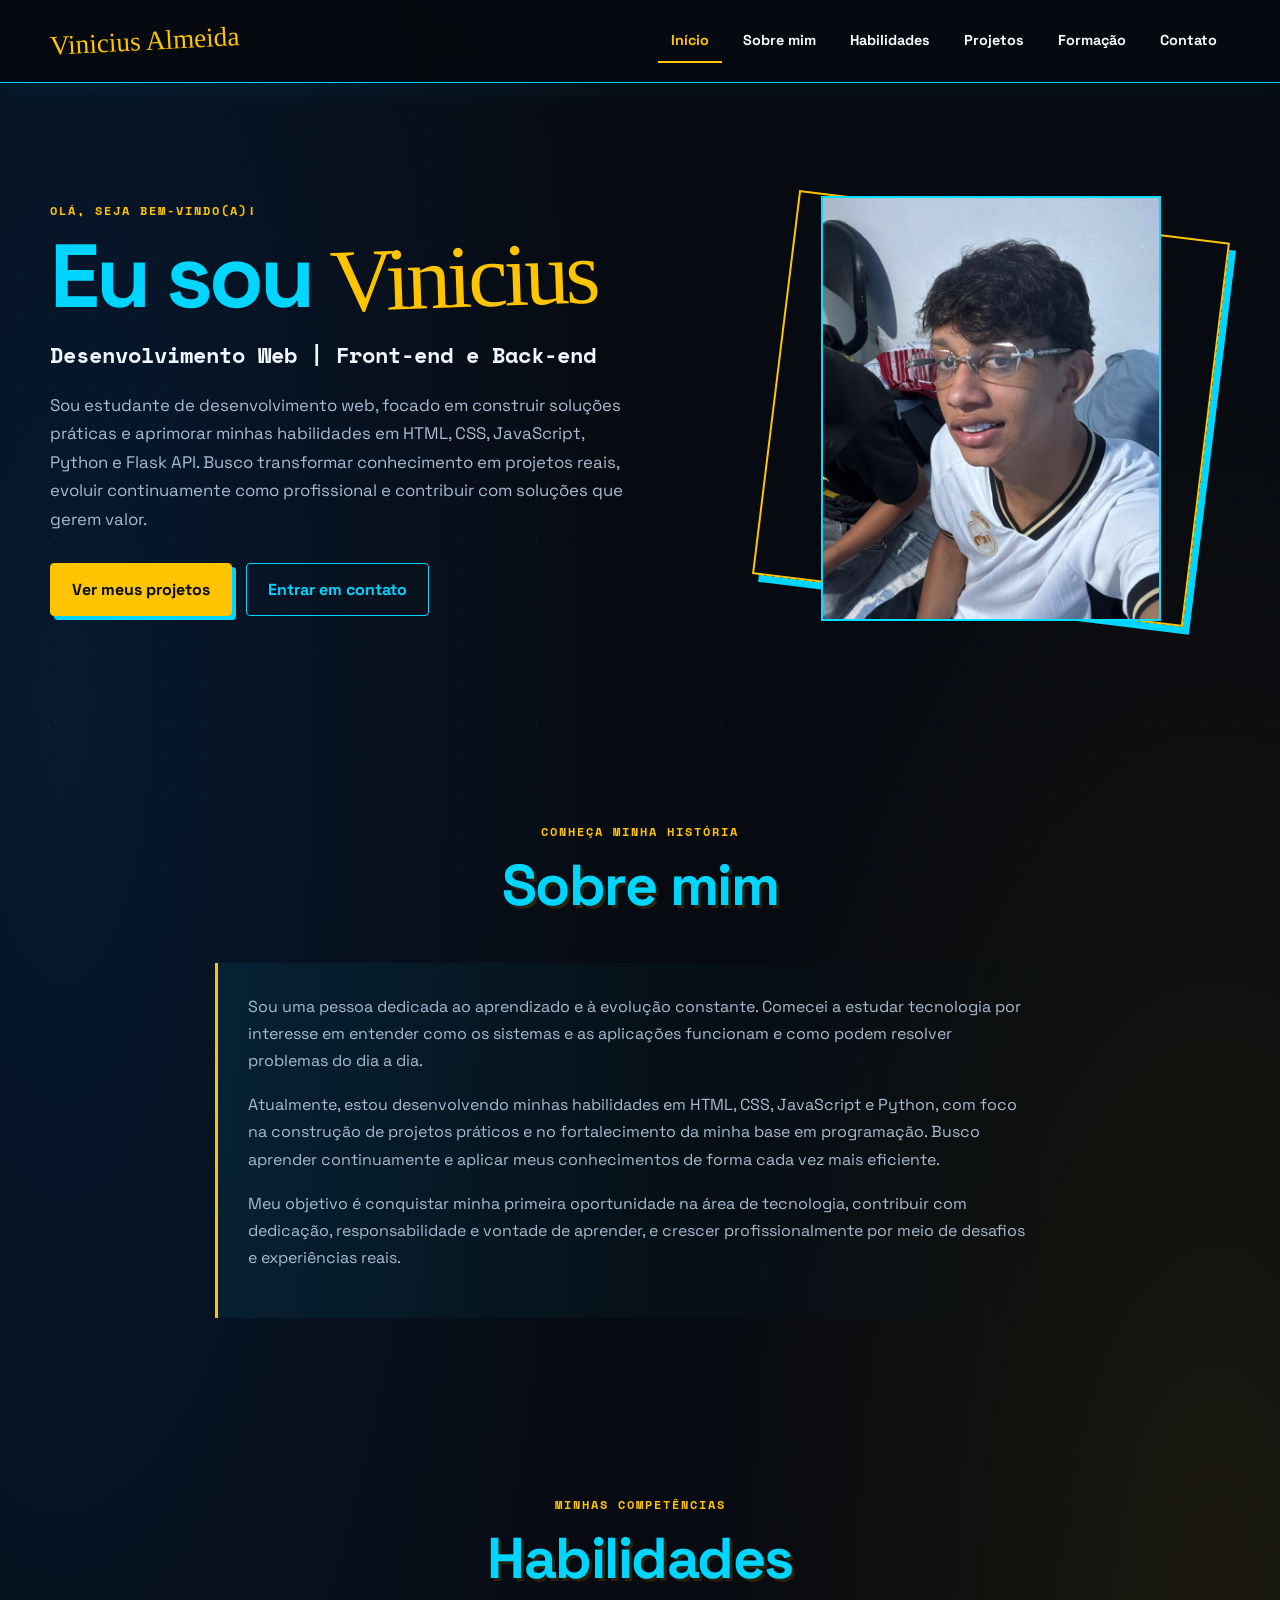
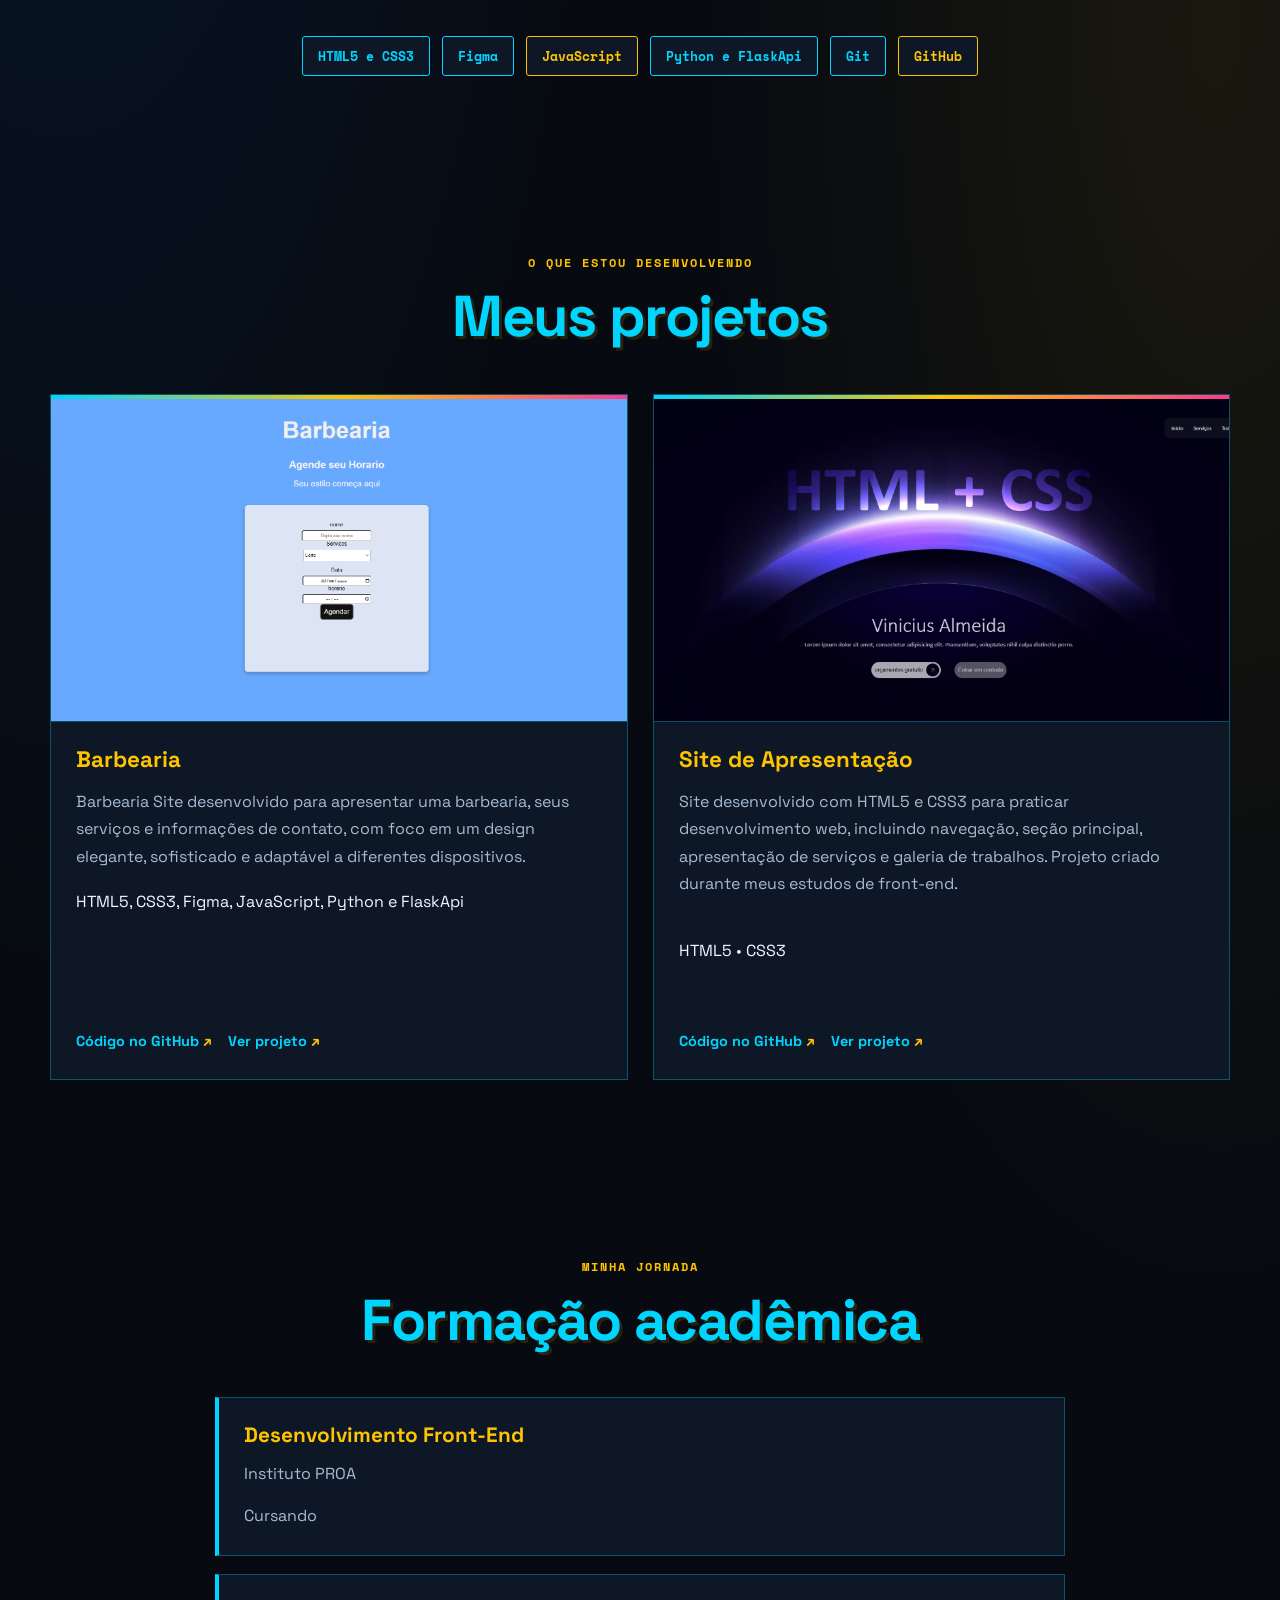
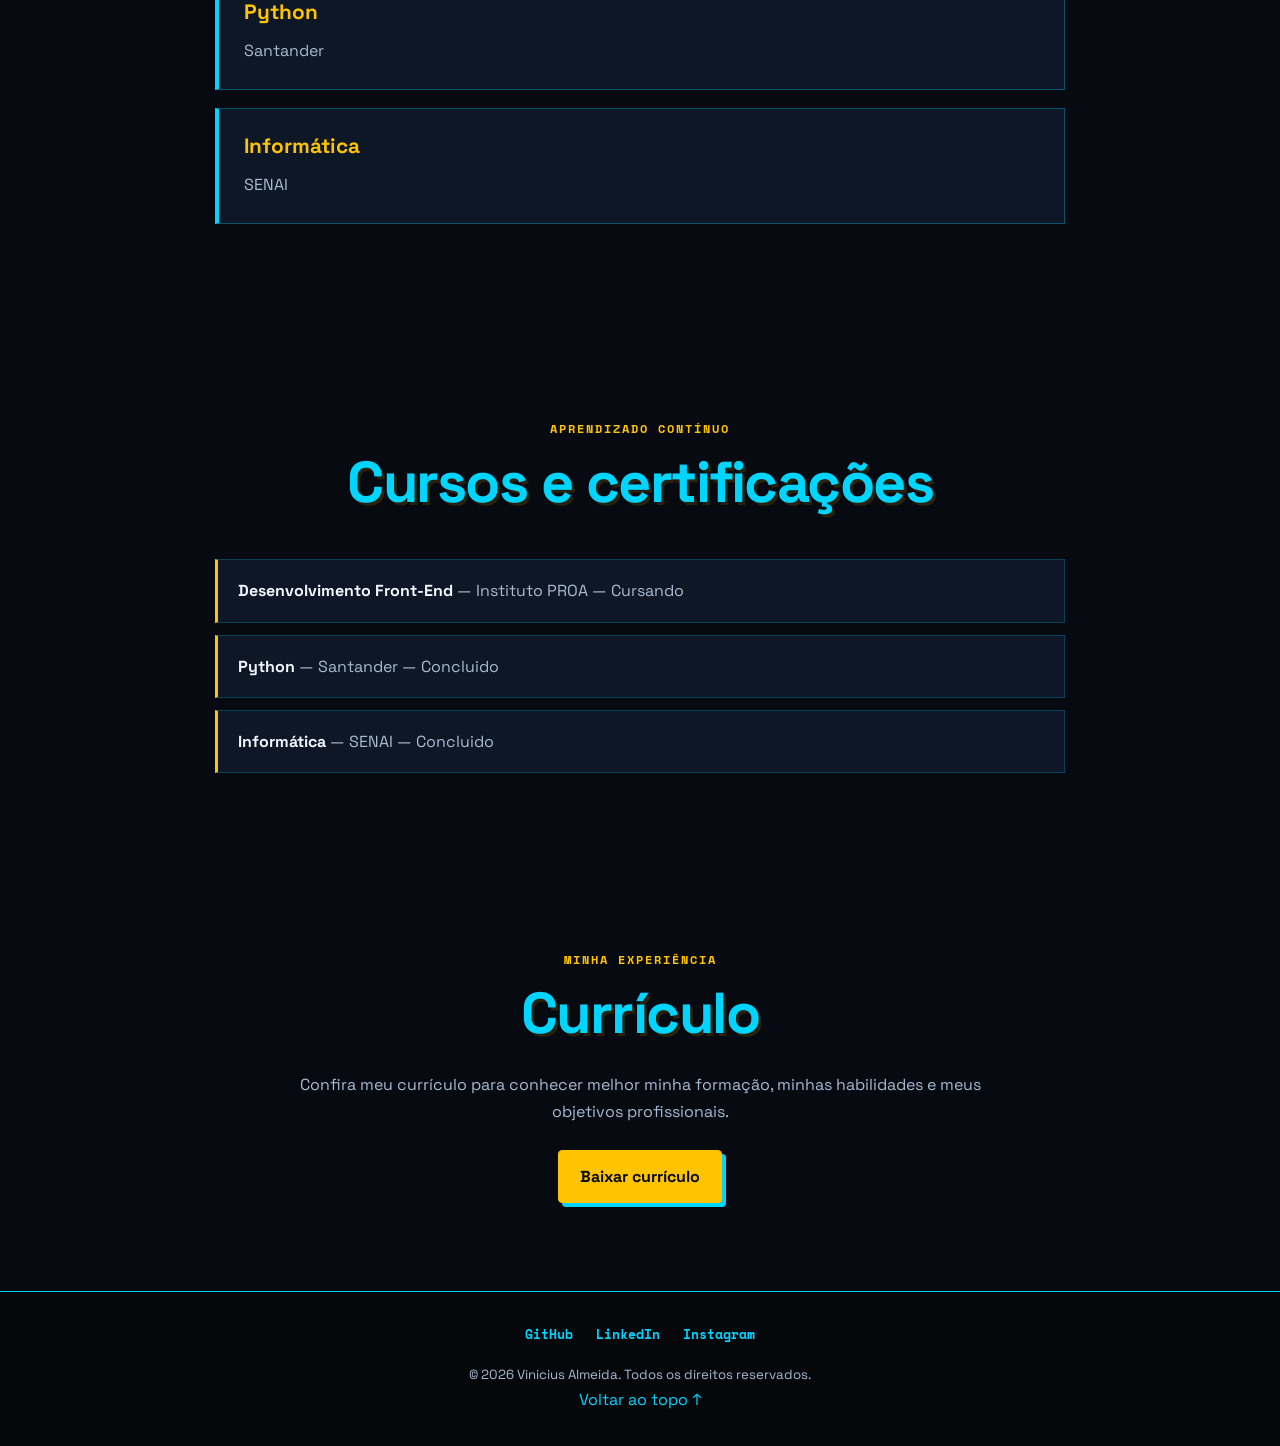
<file: index.html>
<!DOCTYPE html>
<html lang="pt-BR">

<head>
    <meta charset="UTF-8">
    <meta name="viewport" content="width=device-width, initial-scale=1.0">

    <meta name="description" content="Portfólio pessoal de [SEU NOME], estudante e desenvolvedor de tecnologia.">

    <title>Vinicius Almeida | Portfólio</title>

    <link rel="stylesheet" href="./styles/style.css">
    <link rel="icon" type="image/png" href="./styles/auto-confianca.png">
</head>

<body id="top">

    <!-- Cabeçalho e navegação -->
    <header class="cabecalho">

        <nav class="navegacao" aria-label="Navegação principal">

            <a href="index.html" class="logo">
                Vinicius Almeida
            </a>

            <ul class="menu-navegacao">
                <li><a href="index.html" aria-current="page">Início</a></li>
                <li><a href="#sobre-mim">Sobre mim</a></li>
                <li><a href="#habilidades">Habilidades</a></li>
                <li><a href="#projetos">Projetos</a></li>
                <li><a href="#formacao">Formação</a></li>
                <li><a href="contato.html">Contato</a></li>
            </ul>

        </nav>

    </header>

    <!-- Conteúdo principal -->
    <main>

        <!-- Apresentação -->
        <section class="apresentacao" id="inicio">

            <div class="apresentacao-texto">

                <p class="subtitulo">OLÁ, SEJA BEM-VINDO(A)!</p>

                <h1>
                    Eu sou <span>Vinicius</span>
                </h1>

                <h2>
                    Desenvolvimento Web | Front-end e Back-end
                </h2>

                <p class="descricao">

                <p class="descricao">
                    Sou estudante de desenvolvimento web, focado em construir
                    soluções práticas e aprimorar minhas habilidades em
                    HTML, CSS, JavaScript, Python e Flask API. Busco transformar
                    conhecimento em projetos reais, evoluir continuamente
                    como profissional e contribuir com soluções que gerem valor.
                </p>

                </p>

                <div class="botoes-apresentacao">

                    <a href="https://github.com/V1NN1B10" class="botao botao-principal">
                        Ver meus projetos
                    </a>

                    <a href="contato.html" class="botao botao-secundario">
                        Entrar em contato
                    </a>

                </div>

            </div>

            <div class="apresentacao-imagem">

                <img src="./styles/WhatsApp Image 2026-10-22 at 12.59.56.jpeg" alt="Foto de perfil do Vinicius"
                    class="foto-perfil">

            </div>

        </section>

        <!-- Sobre mim -->
        <section class="secao" id="sobre-mim">

            <div class="titulo-secao">
                <p class="subtitulo">CONHEÇA MINHA HISTÓRIA</p>
                <h2>Sobre mim</h2>
            </div>


            <div class="sobre-conteudo">

                <p>
                    Sou uma pessoa dedicada ao aprendizado e à evolução
                    constante. Comecei a estudar tecnologia por interesse
                    em entender como os sistemas e as aplicações funcionam
                    e como podem resolver problemas do dia a dia.
                </p>

                <p>
                    Atualmente, estou desenvolvendo minhas habilidades em
                    HTML, CSS, JavaScript e Python, com foco na construção
                    de projetos práticos e no fortalecimento da minha base
                    em programação. Busco aprender continuamente e aplicar
                    meus conhecimentos de forma cada vez mais eficiente.
                </p>

                <p>
                    Meu objetivo é conquistar minha primeira oportunidade
                    na área de tecnologia, contribuir com dedicação,
                    responsabilidade e vontade de aprender, e crescer
                    profissionalmente por meio de desafios e experiências
                    reais.
                </p>

            </div>


        </section>

        <!-- Habilidades -->
        <section class="secao" id="habilidades">

            <div class="titulo-secao">
                <p class="subtitulo">MINHAS COMPETÊNCIAS</p>
                <h2>Habilidades</h2>
            </div>

            <div class="container-skills">

                <span class="skill-tag">HTML5 e CSS3</span>
                <span class="skill-tag">Figma</span>
                <span class="skill-tag">JavaScript</span>
                <span class="skill-tag">Python e FlaskApi</span>
                <span class="skill-tag">Git</span>
                <span class="skill-tag">GitHub</span>

            </div>

        </section>


        <!-- Projetos -->
        <section class="secao" id="projetos">

            <div class="titulo-secao">
                <p class="subtitulo">O QUE ESTOU DESENVOLVENDO</p>
                <h2>Meus projetos</h2>
            </div>

            <div class="container-projetos">

                <!-- Projeto 1 -->
                <article class="card-projeto">

                    <img src="./styles/Captura de tela 2026-10-22 140112.png" alt="Imagem do projeto 1"
                        class="imagem-projeto">

                    <div class="conteudo-projeto">

                        <h3>Barbearia</h3>

                        <p>
                            Barbearia

                            Site desenvolvido para apresentar uma barbearia, seus serviços e informações de contato, com
                            foco em um design elegante, sofisticado e adaptável a diferentes dispositivos.
                        </p>

                        <p class="tecnologias-projeto">
                            HTML5, CSS3, Figma, JavaScript, Python e FlaskApi
                        </p>

                        <div class="links-projeto">

                            <a href="https://github.com/V1NN1B10/projeto_barbearia" target="_blank"
                                rel="noopener noreferrer">
                                Código no GitHub
                            </a>

                            <a href="https://v1nn1b10.github.io/projeto_barbearia/" target="_blank"
                                rel="noopener noreferrer">
                                Ver projeto
                            </a>

                        </div>

                    </div>

                </article>

                <!-- Projeto 2 -->
                <article class="card-projeto">

                    <img src="./styles/Captura de tela 2026-10-22 133451.png" alt="Imagem do projeto 2"
                        class="imagem-projeto">

                    <div class="conteudo-projeto">

                        <h3>Site de Apresentação</h3>

                        <p>
                            Site desenvolvido com HTML5 e CSS3 para praticar desenvolvimento web, incluindo navegação,
                            seção principal, apresentação de serviços e galeria de trabalhos. Projeto criado durante
                            meus estudos de front-end.
                        </p>

                        <p class="tecnologias-projeto">
                        <p class="tecnologias-projeto">
                            HTML5 • CSS3
                        </p>
                        </p>

                        <div class="links-projeto">

                            <a href="https://github.com/V1NN1B10/projeto-web/tree/main" target="_blank"
                                rel="noopener noreferrer">
                                Código no GitHub
                            </a>

                            <a href="https://v1nn1b10.github.io/projeto-web/" target="_blank" rel="noopener noreferrer">
                                Ver projeto
                            </a>

                        </div>

                    </div>

                </article>

            </div>

        </section>

        <!-- Formação -->
        <section class="secao" id="formacao">

            <div class="titulo-secao">
                <p class="subtitulo">MINHA JORNADA</p>
                <h2>Formação acadêmica</h2>
            </div>

            <div class="card-informacao">
                <h3>Desenvolvimento Front-End</h3>
                <p>Instituto PROA</p>
                <p>Cursando</p>
            </div>

            <div class="card-informacao">
                <h3>Python</h3>
                <p>Santander</p>
            </div>

            <div class="card-informacao">
                <h3>Informática</h3>
                <p>SENAI</p>
            </div>

        </section>

        <!-- Cursos -->
        <section class="secao" id="cursos">

            <div class="titulo-secao">
                <p class="subtitulo">APRENDIZADO CONTÍNUO</p>
                <h2>Cursos e certificações</h2>
            </div>

            <ul class="lista-cursos">

                <li>
                    <strong>Desenvolvimento Front-End</strong>
                    — Instituto PROA — Cursando
                </li>

                <li>
                    <strong>Python</strong>
                    — Santander — Concluido
                </li>

                <li>
                    <strong>Informática</strong>
                    — SENAI — Concluido
                </li>

            </ul>

        </section>

        <!-- Currículo -->
        <section class="secao secao-curriculo" id="curriculo">

            <div class="titulo-secao">
                <p class="subtitulo">MINHA EXPERIÊNCIA</p>
                <h2>Currículo</h2>
            </div>

            <p>
                Confira meu currículo para conhecer melhor minha formação,
                minhas habilidades e meus objetivos profissionais.
            </p>

            <a href="https://drive.google.com/file/d/1IMDZjPmses2p5Xe11gBIuO6k8QJGyZNP/view?usp=sharing"
                class="botao botao-principal" download>
                Baixar currículo
            </a>

        </section>

    </main>

    <!-- Rodapé -->
    <footer class="rodape">

        <div class="redes-sociais">

            <a href="https://github.com/V1NN1B10" target="_blank" rel="noopener noreferrer">
                GitHub
            </a>


            <a href="https://www.linkedin.com/in/vinnib10/" target="_blank" rel="noopener noreferrer">
                LinkedIn
            </a>


            <a href="https://www.instagram.com/viniciusalmeida_/" target="_blank" rel="noopener noreferrer">
                Instagram
            </a>

        </div>

        <p>
            &copy; <span id="ano-atual"></span> Vinicius Almeida.
            Todos os direitos reservados.
        </p>

        <a href="#top" class="btn-topo">
            Voltar ao topo ↑
        </a>

    </footer>

    <script>
        document.getElementById("ano-atual").textContent =
            new Date().getFullYear();
    </script>

</body>

</html>
</file>
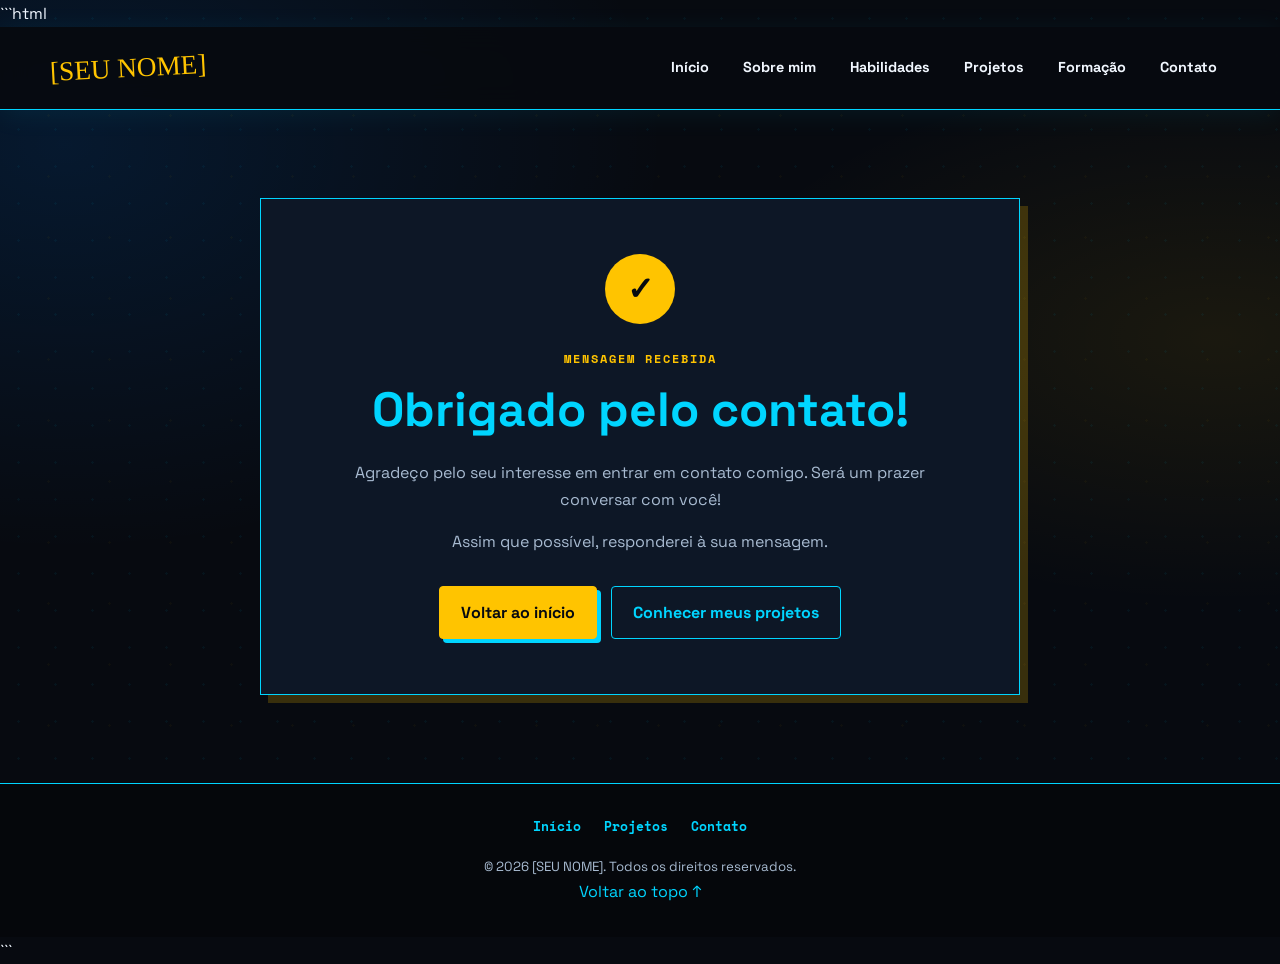
<file: agradecimento.html>
```html
<!DOCTYPE html>
<html lang="pt-BR">

<head>
    <meta charset="UTF-8">
    <meta name="viewport" content="width=device-width, initial-scale=1.0">

    <meta name="description" content="Página de agradecimento do portfólio de [SEU NOME].">

    <title>Obrigado pelo contato | [SEU NOME]</title>

    <link rel="stylesheet" href="./styles/style.css">
    <link rel="icon" type="image/png" href="./img/favicon.png">
</head>

<body id="top">

    <!-- Cabeçalho e navegação -->
    <header class="cabecalho">

        <nav class="navegacao" aria-label="Navegação principal">

            <a href="index.html" class="logo">
                [SEU NOME]
            </a>

            <ul class="menu-navegacao">

                <li>
                    <a href="index.html">Início</a>
                </li>

                <li>
                    <a href="index.html#sobre-mim">Sobre mim</a>
                </li>

                <li>
                    <a href="index.html#habilidades">Habilidades</a>
                </li>

                <li>
                    <a href="projeto.html">Projetos</a>
                </li>

                <li>
                    <a href="index.html#formacao">Formação</a>
                </li>

                <li>
                    <a href="contato.html">Contato</a>
                </li>

            </ul>

        </nav>

    </header>

    <!-- Conteúdo principal -->
    <main>

        <section class="secao secao-agradecimento">

            <div class="card-agradecimento">

                <div class="icone-agradecimento" aria-hidden="true">
                    ✓
                </div>

                <p class="subtitulo">MENSAGEM RECEBIDA</p>

                <h1>Obrigado pelo contato!</h1>

                <p>
                    Agradeço pelo seu interesse em entrar em contato comigo.
                    Será um prazer conversar com você!
                </p>

                <p>
                    Assim que possível, responderei à sua mensagem.
                </p>

                <div class="botoes-apresentacao">

                    <a href="index.html" class="botao botao-principal">
                        Voltar ao início
                    </a>

                    <a href="projeto.html" class="botao botao-secundario">
                        Conhecer meus projetos
                    </a>

                </div>

            </div>

        </section>

    </main>

    <!-- Rodapé -->
    <footer class="rodape">

        <div class="redes-sociais">

            <a href="index.html">Início</a>

            <a href="projeto.html">Projetos</a>

            <a href="contato.html">Contato</a>

        </div>

        <p>
            &copy; <span id="ano-atual"></span> [SEU NOME].
            Todos os direitos reservados.
        </p>

        <a href="#top" class="btn-topo">
            Voltar ao topo ↑
        </a>

    </footer>

    <script>
        document.getElementById("ano-atual").textContent =
            new Date().getFullYear();
    </script>

</body>

</html>
```
</file>
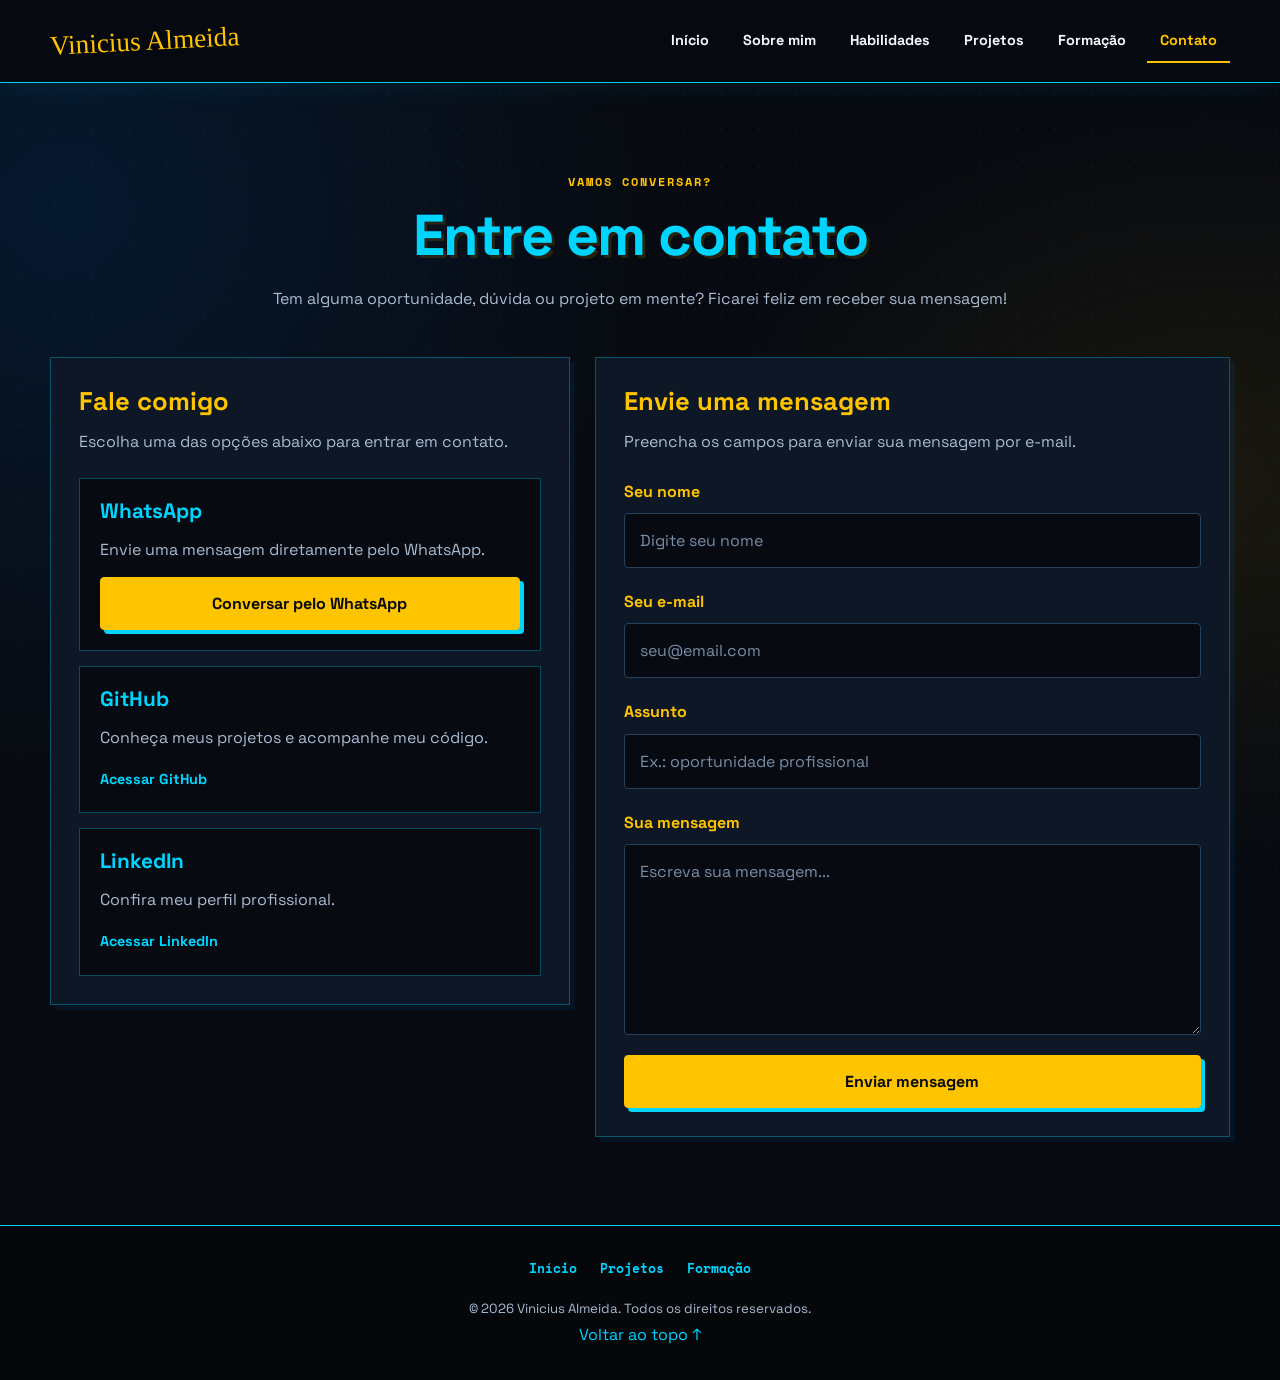
<file: contato.html>
<!DOCTYPE html>
<html lang="pt-BR">

<head>
    <meta charset="UTF-8">
    <meta name="viewport" content="width=device-width, initial-scale=1.0">

    <meta name="description" content="Entre em contato com Vinicius Almeida por e-mail, WhatsApp ou redes sociais.">

    <title>Contato | Vinicius Almeida</title>

    <link rel="stylesheet" href="./styles/style.css">
    <link rel="icon" type="image/png" href="./styles/auto-confianca.png">
</head>

<body id="top">

    <header class="cabecalho">
        <nav class="navegacao" aria-label="Navegação principal">

            <a href="index.html" class="logo">
                Vinicius Almeida
            </a>

            <ul class="menu-navegacao">
                <li><a href="index.html">Início</a></li>
                <li><a href="index.html#sobre-mim">Sobre mim</a></li>
                <li><a href="index.html#habilidades">Habilidades</a></li>
                <li><a href="index.html#projetos">Projetos</a></li>
                <li><a href="index.html#formacao">Formação</a></li>
                <li><a href="contato.html" aria-current="page">Contato</a></li>
            </ul>

        </nav>
    </header>

    <main>
        <section class="secao secao-contato">

            <div class="titulo-secao">
                <p class="subtitulo">VAMOS CONVERSAR?</p>

                <h1>Entre em contato</h1>

                <p>
                    Tem alguma oportunidade, dúvida ou projeto em mente?
                    Ficarei feliz em receber sua mensagem!
                </p>
            </div>

            <div class="container-contato">

                <div class="informacoes-contato">

                    <h2>Fale comigo</h2>

                    <p>
                        Escolha uma das opções abaixo para entrar em contato.
                    </p>

                    <div class="card-contato">
                        <h3>WhatsApp</h3>

                        <p>
                            Envie uma mensagem diretamente pelo WhatsApp.
                        </p>

                        <a href="https://wa.me/5511930644441"
                           class="botao botao-principal"
                           target="_blank"
                           rel="noopener noreferrer">
                            Conversar pelo WhatsApp
                        </a>
                    </div>

                    <div class="card-contato">
                        <h3>GitHub</h3>

                        <p>
                            Conheça meus projetos e acompanhe meu código.
                        </p>

                        <a href="https://github.com/V1NN1B10"
                           target="_blank"
                           rel="noopener noreferrer">
                            Acessar GitHub
                        </a>
                    </div>

                    <div class="card-contato">
                        <h3>LinkedIn</h3>

                        <p>
                            Confira meu perfil profissional.
                        </p>

                        <a href="https://www.linkedin.com/in/vinnib10/"
                           target="_blank"
                           rel="noopener noreferrer">
                            Acessar LinkedIn
                        </a>
                    </div>

                </div>

                <div class="formulario-container">

                    <h2>Envie uma mensagem</h2>

                    <p>
                        Preencha os campos para enviar sua mensagem por e-mail.
                    </p>

                    <form action="https://formsubmit.co/vreis1178@gmail.com"
                          method="POST"
                          id="formularioContato"
                          class="formulario-contato">

                        <input type="hidden" name="_subject"
                               value="Nova mensagem pelo portfólio">

                        <input type="hidden" name="_template"
                               value="table">

                        <div class="campo-formulario">
                            <label for="nome">Seu nome</label>

                            <input type="text"
                                   id="nome"
                                   name="nome"
                                   placeholder="Digite seu nome"
                                   autocomplete="name"
                                   required>
                        </div>

                        <div class="campo-formulario">
                            <label for="email">Seu e-mail</label>

                            <input type="email"
                                   id="email"
                                   name="email"
                                   placeholder="seu@email.com"
                                   autocomplete="email"
                                   required>
                        </div>

                        <div class="campo-formulario">
                            <label for="assunto">Assunto</label>

                            <input type="text"
                                   id="assunto"
                                   name="assunto"
                                   placeholder="Ex.: oportunidade profissional"
                                   required>
                        </div>

                        <div class="campo-formulario">
                            <label for="mensagem">Sua mensagem</label>

                            <textarea id="mensagem"
                                      name="mensagem"
                                      rows="6"
                                      placeholder="Escreva sua mensagem..."
                                      required></textarea>
                        </div>

                        <button type="submit"
                                class="botao botao-principal">
                            Enviar mensagem
                        </button>

                    </form>

                </div>

            </div>
        </section>
    </main>

    <footer class="rodape">

        <div class="redes-sociais">
            <a href="index.html">Início</a>
            <a href="index.html#projetos">Projetos</a>
            <a href="index.html#formacao">Formação</a>
        </div>

        <p>
            &copy; <span id="ano-atual"></span> Vinicius Almeida.
            Todos os direitos reservados.
        </p>

        <a href="#top" class="btn-topo">
            Voltar ao topo ↑
        </a>

    </footer>

    <script>
        document.getElementById("ano-atual").textContent =
            new Date().getFullYear();
    </script>

</body>
</html>
</file>
<file: styles/style.css>
@import url('https://fonts.googleapis.com/css2?family=Permanent+Marker&family=Space+Grotesk:wght@400;500;600;700&family=Space+Mono:wght@400;700&display=swap');

:root {
    --dark: #070A10;
    --dark-2: #0B1220;
    --panel: #0D1726;
    --panel-hover: #12243A;

    --blue: #00D5FF;
    --blue-dark: #007DFF;
    --mango: #FFC400;
    --mango-light: #FFE477;
    --pink: #FF398B;

    --white: #F1F7FF;
    --muted: #A8BBD1;
    --border: rgba(0, 213, 255, .32);

    --font-main: 'Space Grotesk', sans-serif;
    --font-code: 'Space Mono', monospace;
    --font-art: 'Permanent Marker', cursive;

    --max-width: 1180px;
    --radius: 12px;
    --transition: .25s ease;
}

/* BASE */

* {
    box-sizing: border-box;
    margin: 0;
    padding: 0;
}

html {
    scroll-behavior: smooth;
    scroll-padding-top: 110px;
}

body {
    min-height: 100vh;
    overflow-x: hidden;
    background:
        radial-gradient(ellipse at 5% 15%, rgba(0, 125, 255, .13), transparent 35%),
        radial-gradient(ellipse at 95% 35%, rgba(255, 196, 0, .08), transparent 30%),
        var(--dark);
    color: var(--white);
    font-family: var(--font-main);
    line-height: 1.7;
    position: relative;
}

/* Textura gráfica de fundo */
body::before {
    content: "";
    position: fixed;
    inset: 0;
    z-index: -1;
    pointer-events: none;
    background-image:
        radial-gradient(circle, rgba(0, 213, 255, .35) 1px, transparent 1.5px),
        radial-gradient(circle, rgba(255, 196, 0, .25) 1px, transparent 1.5px);
    background-size: 37px 37px, 61px 61px;
    background-position: 0 0, 18px 24px;
    opacity: .15;
}

::selection {
    background: var(--mango);
    color: var(--dark);
}

img {
    display: block;
    max-width: 100%;
}

a {
    color: var(--blue);
    text-decoration: none;
    transition: color var(--transition), background var(--transition),
                border-color var(--transition), transform var(--transition);
}

a:hover {
    color: var(--mango);
}

button,
input,
textarea {
    font: inherit;
}

button {
    cursor: pointer;
}

ul {
    list-style: none;
}

:focus-visible {
    outline: 3px solid var(--mango);
    outline-offset: 4px;
}

p {
    overflow-wrap: anywhere;
}

main {
    width: 100%;
}

/* CABEÇALHO */

.cabecalho {
    position: sticky;
    top: 0;
    z-index: 100;
    background: rgba(7, 10, 16, .93);
    border-bottom: 1px solid var(--blue);
    box-shadow: 0 4px 28px rgba(0, 213, 255, .08);
    backdrop-filter: blur(14px);
    -webkit-backdrop-filter: blur(14px);
}

.navegacao {
    width: min(calc(100% - 40px), var(--max-width));
    min-height: 82px;
    margin: auto;
    display: flex;
    justify-content: space-between;
    align-items: center;
    gap: 25px;
}

.logo {
    color: var(--mango);
    font-family: var(--font-art);
    font-size: 1.7rem;
    transform: rotate(-3deg);
    white-space: nowrap;
}

.logo:hover {
    color: var(--blue);
    text-shadow: 0 0 18px rgba(0, 213, 255, .5);
}

.menu-navegacao {
    display: flex;
    flex-wrap: wrap;
    align-items: center;
    justify-content: flex-end;
    gap: 8px;
}

.menu-navegacao a {
    display: block;
    padding: 9px 13px;
    color: var(--white);
    font-size: .9rem;
    font-weight: 700;
    border-bottom: 2px solid transparent;
}

.menu-navegacao a:hover,
.menu-navegacao a[aria-current="page"] {
    color: var(--mango);
    border-color: var(--mango);
}

/* TÍTULOS */

.secao {
    width: min(calc(100% - 40px), var(--max-width));
    margin-inline: auto;
    padding: 88px 0;
    position: relative;
}

.titulo-secao {
    max-width: 800px;
    margin: 0 auto 45px;
    text-align: center;
}

.subtitulo {
    margin-bottom: 12px;
    color: var(--mango);
    font-family: var(--font-code);
    font-size: .78rem;
    font-weight: 700;
    letter-spacing: 2px;
    text-transform: uppercase;
}

.titulo-secao h1,
.titulo-secao h2 {
    margin-bottom: 17px;
    color: var(--blue);
    font-size: clamp(2.1rem, 5vw, 3.6rem);
    line-height: 1.1;
    letter-spacing: -1.5px;
    text-shadow: 3px 3px 0 rgba(255, 196, 0, .13);
}

.titulo-secao > p:not(.subtitulo) {
    color: var(--muted);
}

h1,
h2,
h3 {
    line-height: 1.2;
}

h3 {
    margin-bottom: 12px;
    color: var(--mango);
    font-size: 1.3rem;
}

p + p {
    margin-top: 15px;
}

/* APRESENTAÇÃO PRINCIPAL */

.apresentacao {
    width: min(calc(100% - 40px), var(--max-width));
    min-height: 650px;
    margin: auto;
    padding: 75px 0;
    display: grid;
    grid-template-columns: 1.15fr .85fr;
    align-items: center;
    gap: 55px;
}

.apresentacao-texto {
    max-width: 700px;
}

.apresentacao-texto .subtitulo {
    color: var(--mango);
}

.apresentacao-texto h1 {
    margin-bottom: 22px;
    color: var(--blue);
    font-size: clamp(3.1rem, 7vw, 6rem);
    line-height: .98;
    letter-spacing: -4px;
    overflow-wrap: anywhere;
}

.apresentacao-texto h1 span {
    display: inline-block;
    color: var(--mango);
    font-family: var(--font-art);
    font-weight: 400;
    transform: rotate(-2deg);
}

.apresentacao-texto h2 {
    margin-bottom: 22px;
    color: var(--white);
    font-family: var(--font-code);
    font-size: clamp(1rem, 2.2vw, 1.35rem);
}

.descricao {
    max-width: 580px;
    color: var(--muted);
    font-size: 1.05rem;
}

.apresentacao-imagem {
    display: flex;
    justify-content: center;
    align-items: center;
    position: relative;
}

.apresentacao-imagem::before {
    content: "";
    position: absolute;
    width: 90%;
    height: 90%;
    border: 2px solid var(--mango);
    transform: rotate(7deg);
    box-shadow: 7px 7px 0 var(--blue);
}

.foto-perfil {
    width: min(100%, 340px);
    aspect-ratio: 4 / 5;
    position: relative;
    z-index: 1;
    object-fit: cover;
    object-position: center;
    border: 2px solid var(--blue);
    background: var(--panel);
    filter: saturate(1.12) contrast(1.05);
}

/* BOTÕES */

.botoes-apresentacao {
    display: flex;
    flex-wrap: wrap;
    gap: 14px;
    margin-top: 30px;
}

.botao {
    min-height: 48px;
    display: inline-flex;
    justify-content: center;
    align-items: center;
    padding: 12px 21px;
    border: 1px solid var(--blue);
    border-radius: 4px;
    font-weight: 700;
    text-align: center;
    transition: var(--transition);
}

.botao:hover {
    transform: translate(-2px, -3px);
}

.botao-principal {
    color: var(--dark);
    background: var(--mango);
    border-color: var(--mango);
    box-shadow: 4px 4px 0 var(--blue);
}

.botao-principal:hover {
    color: var(--dark);
    background: var(--mango-light);
    box-shadow: 6px 6px 0 var(--blue);
}

.botao-secundario {
    color: var(--blue);
    background: transparent;
    border-color: var(--blue);
}

.botao-secundario:hover {
    color: var(--dark);
    background: var(--blue);
}

/* SOBRE MIM */

.sobre-conteudo {
    max-width: 850px;
    margin: auto;
    padding: 30px;
    color: var(--muted);
    border-left: 3px solid var(--mango);
    background: linear-gradient(90deg, rgba(0, 213, 255, .07), transparent);
}

.sobre-conteudo p {
    margin-bottom: 17px;
}

/* HABILIDADES */

.container-skills {
    display: flex;
    justify-content: center;
    flex-wrap: wrap;
    gap: 12px;
}

.skill-tag {
    display: inline-flex;
    justify-content: center;
    align-items: center;
    padding: 8px 15px;
    color: var(--blue);
    background: var(--panel);
    border: 1px solid var(--blue);
    border-radius: 3px;
    font-family: var(--font-code);
    font-size: .82rem;
    font-weight: 700;
    transition: var(--transition);
}

.skill-tag:nth-child(3n) {
    color: var(--mango);
    border-color: var(--mango);
}

.skill-tag:hover {
    color: var(--dark);
    background: var(--blue);
    transform: rotate(-2deg) translateY(-3px);
}

/* PROJETOS */

.container-projetos,
.lista-projetos {
    display: grid;
    grid-template-columns: repeat(2, minmax(0, 1fr));
    gap: 25px;
}

.card-projeto {
    min-width: 0;
    overflow: hidden;
    display: flex;
    flex-direction: column;
    background: var(--panel);
    border: 1px solid var(--border);
    position: relative;
    transition: var(--transition);
}

.card-projeto::before {
    content: "";
    height: 4px;
    width: 100%;
    background: linear-gradient(90deg, var(--blue), var(--mango), var(--pink));
}

.card-projeto:hover {
    border-color: var(--mango);
    transform: translateY(-6px) rotate(-.3deg);
    box-shadow: 7px 7px 0 rgba(0, 213, 255, .18);
}

.imagem-projeto {
    width: 100%;
    aspect-ratio: 16 / 9;
    object-fit: cover;
    background: var(--dark-2);
    border-bottom: 1px solid var(--border);
}

.conteudo-projeto {
    flex: 1;
    display: flex;
    flex-direction: column;
    align-items: flex-start;
    padding: 25px;
}

.conteudo-projeto h2,
.conteudo-projeto h3 {
    margin-bottom: 14px;
    color: var(--mango);
    font-size: 1.4rem;
}

.conteudo-projeto > p:not(.subtitulo):not(.tecnologias-projeto) {
    margin-bottom: 18px;
    color: var(--muted);
}

.tecnologias-projeto {
    display: flex;
    flex-wrap: wrap;
    gap: 8px;
    margin: 0 0 22px;
}

.tecnologias-projeto .skill-tag {
    font-size: .73rem;
    padding: 5px 9px;
}

.links-projeto {
    display: flex;
    flex-wrap: wrap;
    gap: 16px;
    margin-top: auto;
    padding-top: 10px;
}

.links-projeto a,
.card-contato a:not(.botao) {
    font-size: .9rem;
    font-weight: 700;
    overflow-wrap: anywhere;
}

.links-projeto a::after {
    content: " ↗";
    color: var(--mango);
}

.lista-projetos .card-projeto {
    width: 100%;
}

/* FORMAÇÃO E CURSOS */

.card-informacao,
.card-item {
    max-width: 850px;
    margin: 0 auto 18px;
    padding: 25px;
    background: var(--panel);
    border: 1px solid var(--border);
    border-left: 4px solid var(--blue);
}

.card-informacao p,
.card-item p {
    color: var(--muted);
}

.lista-cursos {
    max-width: 850px;
    margin: auto;
    display: grid;
    gap: 12px;
}

.lista-cursos li {
    padding: 17px 20px;
    color: var(--muted);
    background: var(--panel);
    border: 1px solid rgba(0, 213, 255, .22);
    border-left: 3px solid var(--mango);
}

.lista-cursos strong {
    color: var(--white);
}

/* CURRÍCULO */

.secao-curriculo {
    text-align: center;
}

.secao-curriculo > p {
    max-width: 700px;
    margin: 0 auto 25px;
    color: var(--muted);
}

.secao-curriculo .titulo-secao {
    margin-bottom: 25px;
}

/* CONTATO */

.secao-contato {
    min-height: 70vh;
}

.container-contato {
    display: grid;
    grid-template-columns: minmax(0, .9fr) minmax(0, 1.1fr);
    align-items: start;
    gap: 25px;
}

.informacoes-contato,
.formulario-container {
    min-width: 0;
    padding: 28px;
    background: var(--panel);
    border: 1px solid var(--border);
    box-shadow: 5px 5px 0 rgba(0, 125, 255, .08);
}

.informacoes-contato > h2,
.formulario-container > h2 {
    margin-bottom: 12px;
    color: var(--mango);
    font-size: 1.6rem;
}

.informacoes-contato > p,
.formulario-container > p {
    margin-bottom: 22px;
    color: var(--muted);
}

.card-contato {
    margin-top: 15px;
    padding: 20px;
    background: var(--dark);
    border: 1px solid var(--border);
}

.card-contato h3 {
    color: var(--blue);
}

.card-contato p {
    margin-bottom: 14px;
    color: var(--muted);
}

.card-contato .botao {
    width: 100%;
}

/* FORMULÁRIO */

.formulario-contato {
    display: grid;
    gap: 20px;
}

.campo-formulario {
    display: flex;
    flex-direction: column;
    gap: 8px;
}

.campo-formulario label {
    color: var(--mango);
    font-weight: 700;
}

.campo-formulario input,
.campo-formulario textarea {
    width: 100%;
    min-width: 0;
    padding: 13px 15px;
    color: var(--white);
    background: var(--dark);
    border: 1px solid #25415B;
    border-radius: 4px;
    outline: none;
    transition: border-color var(--transition), box-shadow var(--transition);
}

.campo-formulario input::placeholder,
.campo-formulario textarea::placeholder {
    color: #788DA6;
}

.campo-formulario input:focus,
.campo-formulario textarea:focus {
    border-color: var(--blue);
    box-shadow: 0 0 0 3px rgba(0, 213, 255, .13);
}

.campo-formulario textarea {
    min-height: 150px;
    resize: vertical;
}

.formulario-contato button {
    width: 100%;
}

.status-formulario {
    color: var(--mango);
    overflow-wrap: anywhere;
}

/* Compatibilidade com o contato antigo */

.card-whatsapp {
    max-width: 500px;
    margin: 0 auto 30px;
    padding: 24px;
    display: flex;
    flex-direction: column;
    align-items: center;
    gap: 14px;
    background: var(--panel);
    border: 1px solid var(--blue);
}

.btn-whatsapp {
    display: inline-block;
    padding: 12px 20px;
    color: var(--dark);
    background: #27E88B;
    font-weight: 700;
}

.btn-whatsapp:hover {
    color: var(--dark);
    background: #8AFFC0;
}

/* AGRADECIMENTO */

.secao-agradecimento {
    min-height: 70vh;
    display: flex;
    align-items: center;
    justify-content: center;
}

.card-agradecimento {
    width: min(100%, 760px);
    padding: clamp(28px, 5vw, 55px);
    text-align: center;
    background: var(--panel);
    border: 1px solid var(--blue);
    box-shadow: 8px 8px 0 rgba(255, 196, 0, .2);
}

.icone-agradecimento {
    width: 70px;
    height: 70px;
    margin: 0 auto 24px;
    display: grid;
    place-items: center;
    color: var(--dark);
    background: var(--mango);
    border-radius: 50%;
    font-size: 2rem;
    font-weight: 800;
}

.card-agradecimento h1 {
    margin-bottom: 20px;
    color: var(--blue);
    font-size: clamp(2rem, 5vw, 3rem);
}

.card-agradecimento > p:not(.subtitulo) {
    color: var(--muted);
}

.card-agradecimento .botoes-apresentacao {
    justify-content: center;
}

/* Compatibilidade com botão antigo */

.btn-voltar {
    display: inline-block;
    margin-top: 20px;
    padding: 12px 20px;
    color: var(--dark);
    background: var(--mango);
    font-weight: 700;
}

.btn-voltar:hover {
    color: var(--dark);
    background: var(--mango-light);
}

/* RODAPÉ */

.rodape {
    margin-top: auto;
    padding: 32px 20px;
    text-align: center;
    background: #05070B;
    border-top: 1px solid var(--blue);
}

.redes-sociais {
    display: flex;
    flex-wrap: wrap;
    justify-content: center;
    gap: 23px;
    margin-bottom: 18px;
}

.redes-sociais a {
    font-family: var(--font-code);
    font-size: .8rem;
    font-weight: 700;
}

.rodape > p,
.rodape-inferior p {
    color: var(--muted);
    font-size: .83rem;
}

.rodape-inferior {
    width: min(100%, var(--max-width));
    margin: auto;
    display: flex;
    flex-wrap: wrap;
    align-items: center;
    justify-content: space-between;
    gap: 16px;
}

/* RESPONSIVIDADE */

@media (max-width: 900px) {
    .navegacao {
        padding: 15px 0;
        flex-direction: column;
        gap: 10px;
    }

    .menu-navegacao {
        justify-content: center;
    }

    .apresentacao {
        grid-template-columns: 1fr .75fr;
        gap: 30px;
    }

    .container-contato {
        grid-template-columns: 1fr;
    }

    .secao {
        padding: 65px 0;
    }
}

@media (max-width: 600px) {
    .navegacao {
        width: calc(100% - 24px);
    }

    .menu-navegacao {
        gap: 2px;
    }

    .menu-navegacao a {
        padding: 7px 8px;
        font-size: .78rem;
    }

    .apresentacao {
        width: calc(100% - 36px);
        min-height: auto;
        grid-template-columns: 1fr;
        gap: 42px;
        padding: 55px 0;
        text-align: center;
    }

    .apresentacao-texto h1 {
        font-size: clamp(2.7rem, 12vw, 4.5rem);
        letter-spacing: -2px;
    }

    .apresentacao-texto h2 {
        font-size: 1rem;
    }

    .botoes-apresentacao {
        justify-content: center;
    }

    .foto-perfil {
        width: min(75%, 270px);
    }

    .secao {
        width: calc(100% - 32px);
        padding: 55px 0;
    }

    .titulo-secao h1,
    .titulo-secao h2 {
        font-size: 2.25rem;
    }

    .container-projetos,
    .lista-projetos {
        grid-template-columns: 1fr;
    }

    .conteudo-projeto {
        padding: 21px;
    }

    .informacoes-contato,
    .formulario-container {
        padding: 20px;
    }

    .card-agradecimento {
        padding: 28px 20px;
    }

    .card-agradecimento .botoes-apresentacao {
        flex-direction: column;
        align-items: stretch;
    }

    .rodape-inferior {
        flex-direction: column;
        justify-content: center;
        text-align: center;
    }
}

/* ACESSIBILIDADE */

@media (prefers-reduced-motion: reduce) {
    *,
    *::before,
    *::after {
        scroll-behavior: auto !important;
        transition-duration: .01ms !important;
    }
}
</file>
